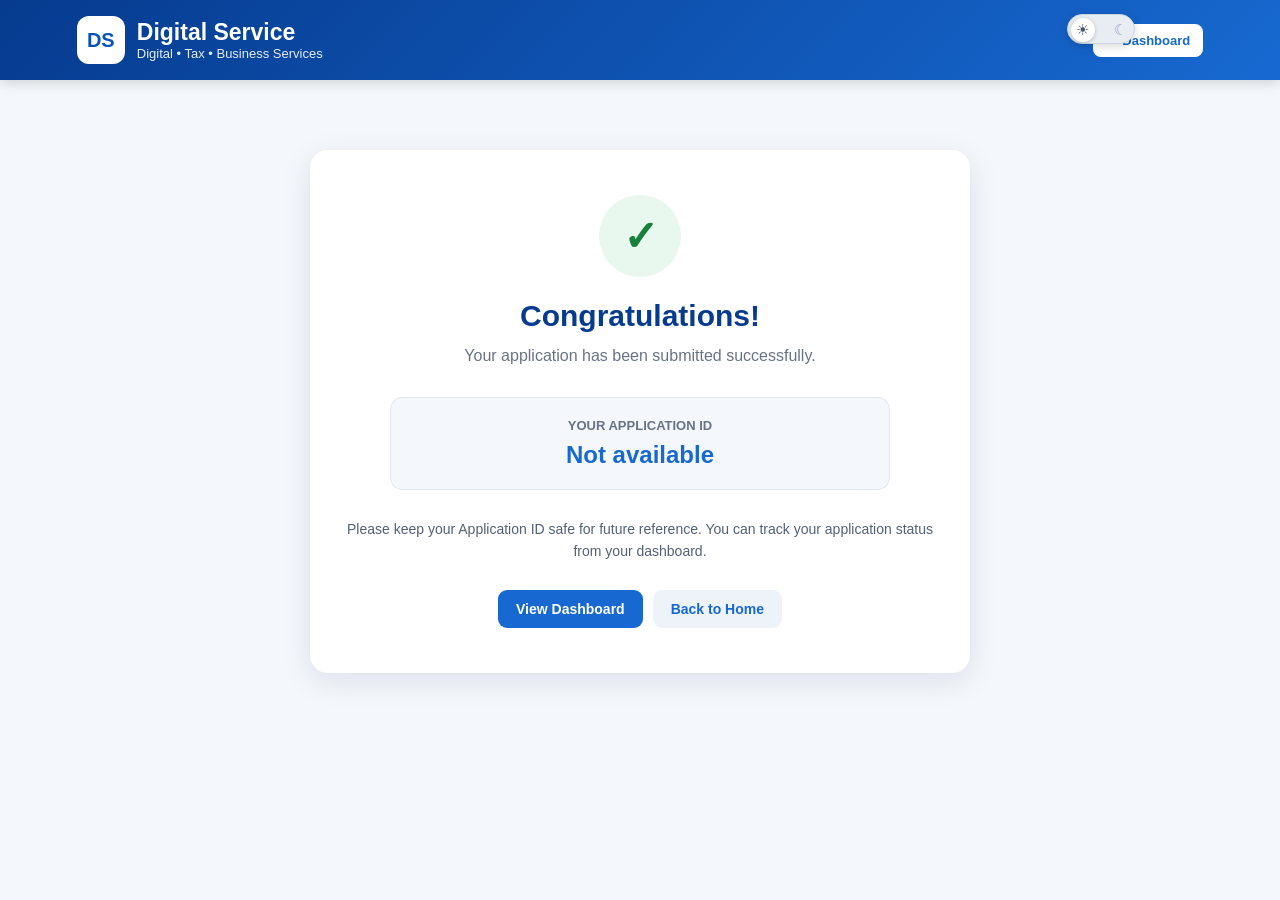
<file: application-success.html>
<!DOCTYPE html>
<html lang="en">
<head>
<meta charset="UTF-8">
<meta name="viewport" content="width=device-width,initial-scale=1.0">
<title>Application Submitted | Digital Service</title>
<style>
*{box-sizing:border-box;margin:0;padding:0}
body{
    font-family:Arial,Helvetica,sans-serif;
    background:#f4f7fb;
    color:#172033;
}
.header{
    background:linear-gradient(135deg,#063b8f,#1769d1);
    color:#fff;
    padding:16px 6%;
    display:flex;
    align-items:center;
    justify-content:space-between;
    box-shadow:0 3px 12px rgba(0,0,0,.15);
}
.brand{display:flex;align-items:center;gap:12px}
.logo{
    width:48px;height:48px;background:#fff;color:#0755b8;
    border-radius:12px;display:flex;align-items:center;
    justify-content:center;font-weight:bold;font-size:20px;
}
.brand h1{font-size:23px}
.brand p{font-size:13px;opacity:.9}
.header-btn{
    color:#1769d1;background:#fff;text-decoration:none;
    padding:9px 13px;border-radius:8px;font-weight:700;font-size:13px;
}
.container{
    max-width:700px;margin:70px auto;padding:0 20px;
}
.card{
    background:#fff;border-radius:18px;padding:45px 30px;
    box-shadow:0 8px 30px rgba(20,40,80,.1);
    text-align:center;
}
.success-icon{
    width:82px;height:82px;margin:0 auto 22px;
    border-radius:50%;background:#e9f8ef;color:#16803c;
    display:flex;align-items:center;justify-content:center;
    font-size:42px;font-weight:bold;
}
h2{color:#063b8f;font-size:30px;margin-bottom:10px}
.subtitle{color:#687386;font-size:16px;line-height:1.6}
.application-box{
    margin:28px auto;padding:20px;
    background:#f4f7fb;border:1px solid #e1e7ef;
    border-radius:12px;max-width:500px;
}
.application-label{
    color:#687386;font-size:13px;font-weight:700;
    margin-bottom:8px;
}
.application-id{
    color:#1769d1;font-size:24px;font-weight:800;
    word-break:break-word;
}
.message{
    color:#536174;font-size:14px;line-height:1.6;
    margin:20px 0 28px;
}
.actions{
    display:flex;justify-content:center;gap:10px;flex-wrap:wrap;
}
.btn{
    display:inline-block;text-decoration:none;
    padding:11px 18px;border-radius:9px;
    font-weight:700;font-size:14px;
}
.primary{background:#1769d1;color:#fff}
.secondary{background:#eef3f9;color:#1769d1}
@media(max-width:600px){
    .header{padding:14px 18px}
    .brand h1{font-size:19px}
    .brand p{font-size:11px}
    .header-btn{padding:8px 10px;font-size:12px}
    .container{margin:40px auto}
    .card{padding:35px 20px}
    h2{font-size:25px}
}
</style>
<link rel="stylesheet" href="theme.css">
<script src="theme.js"></script>
</head>

<body>

<header class="header">

    <div class="brand">
        <div class="logo">DS</div>
        <div>
            <h1>Digital Service</h1>
            <p>Digital • Tax • Business Services</p>
        </div>
    </div>

    <a href="customer-dashboard.html" class="header-btn">
        ← Dashboard
    </a>

</header>

<main class="container">

    <div class="card">

        <div class="success-icon">✓</div>

        <h2>Congratulations!</h2>

        <p class="subtitle">
            Your application has been submitted successfully.
        </p>

        <div class="application-box">

            <div class="application-label">
                YOUR APPLICATION ID
            </div>

            <div class="application-id" id="applicationId">
                Loading...
            </div>

        </div>

        <p class="message">
            Please keep your Application ID safe for future reference.
            You can track your application status from your dashboard.
        </p>

        <div class="actions">

            <a
                href="customer-dashboard.html"
                class="btn primary">
                View Dashboard
            </a>

            <a
                href="index.html"
                class="btn secondary">
                Back to Home
            </a>

        </div>

    </div>

</main>

<script>
const params = new URLSearchParams(window.location.search);
const applicationId = params.get("applicationId");

document.getElementById("applicationId").textContent =
    applicationId || "Not available";
</script>

</body>
</html>
</file>
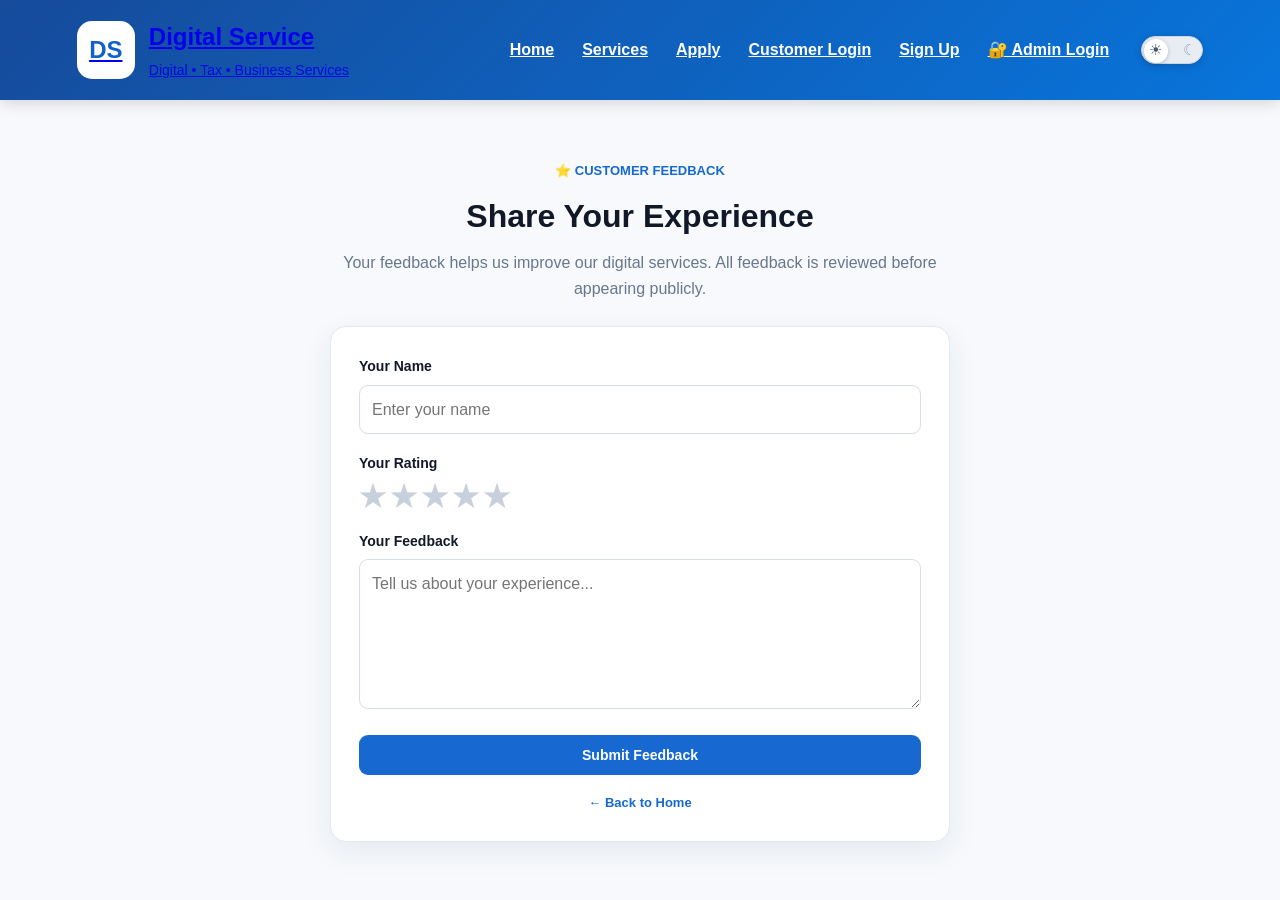
<file: feedback.html>
<!DOCTYPE html>
<html lang="en">
<head>
    <meta charset="UTF-8">
    <meta name="viewport" content="width=device-width, initial-scale=1.0">
    <title>Give Feedback - Digital Services</title>

    <link rel="stylesheet" href="theme.css">
    <link rel="stylesheet" href="style.css">

    <style>
        .navbar {
            width: 100%;
            background: linear-gradient(135deg, #164b9b, #0875dc);
            color: white;
            padding: 18px 6%;
            display: flex;
            align-items: center;
            justify-content: space-between;
            gap: 30px;
            position: sticky;
            top: 0;
            z-index: 999;
            box-shadow: 0 3px 15px rgba(0,0,0,0.15);
        }

        .brand {
            display: flex;
            align-items: center;
            gap: 14px;
            flex-shrink: 0;
        }

        .brand-logo {
            width: 58px;
            height: 58px;
            background: white;
            color: #1260c9;
            border-radius: 15px;
            display: flex;
            align-items: center;
            justify-content: center;
            font-size: 24px;
            font-weight: 800;
        }

        .brand-text h1 {
            font-size: 24px;
            margin-bottom: 3px;
        }

        .brand-text p {
            font-size: 14px;
            opacity: 0.9;
        }

        .nav-links {
            display: flex;
            align-items: center;
            justify-content: flex-end;
            gap: 28px;
            font-weight: 600;
        }

        .nav-links a {
            color: white;
            transition: 0.2s;
            white-space: nowrap;
        }

        .nav-links a:hover {
            opacity: 0.75;
        }

        .theme-toggle {
            border: 1px solid rgba(255,255,255,0.55);
            background: rgba(255,255,255,0.12);
            color: white;
            width: 42px;
            height: 42px;
            border-radius: 50%;
            font-size: 19px;
            cursor: pointer;
            display: inline-flex;
            align-items: center;
            justify-content: center;
            transition: 0.2s ease;
        }

html[data-theme="dark"] body {
    background: #121212 !important;
    color: #f1f1f1 !important;
}

html[data-theme="dark"] .service-card,
html[data-theme="dark"] .feature-card,
html[data-theme="dark"] .ad-card,
html[data-theme="dark"] .testimonial-card {
    background: #1e1e1e !important;
    color: #f1f1f1 !important;
    border-color: #333 !important;
}

html[data-theme="dark"] input,
html[data-theme="dark"] textarea,
html[data-theme="dark"] select {
    background: #1e1e1e !important;
    color: #f1f1f1 !important;
    border-color: #444 !important;
}

html[data-theme="dark"] a {
    color: #8ab4f8;
}

        .theme-toggle:hover {
            background: rgba(255,255,255,0.22);
            transform: scale(1.05);
        }



        @media (max-width: 900px) {
            .navbar {
                padding: 14px 4%;
                gap: 16px;
            }

            .nav-links {
                gap: 14px;
                flex-wrap: wrap;
            }

            .brand-text h1 {
                font-size: 20px;
            }

            .brand-text p {
                font-size: 12px;
            }

            .brand-logo {
                width: 48px;
                height: 48px;
                font-size: 20px;
            }
        }

        @media (max-width: 600px) {
            .navbar {
                position: relative;
                align-items: flex-start;
            }

            .nav-links {
                justify-content: flex-end;
                gap: 10px;
                font-size: 12px;
            }

            .theme-toggle {
                width: 36px;
                height: 36px;
                font-size: 16px;
            }
        }

        body {
            min-height: 100vh;
            display: flex;
            flex-direction: column;
        }

        .feedback-page {
            flex: 1;
            display: flex;
            align-items: center;
            justify-content: center;
            padding: 50px 20px;
            background: #f7f9fc;
        }

        .feedback-container {
            width: 100%;
            max-width: 620px;
        }

        .feedback-header {
            text-align: center;
            margin-bottom: 25px;
        }

        .feedback-header span {
            color: #1769d1;
            font-size: 13px;
            font-weight: 700;
        }

        .feedback-header h1 {
            margin: 8px 0;
            font-size: 32px;
        }

        .feedback-header p {
            margin: 0;
            color: #68778d;
            line-height: 1.6;
        }

        .feedback-form-card {
            background: #ffffff;
            border: 1px solid #e3e9f1;
            border-radius: 16px;
            padding: 28px;
            box-shadow: 0 10px 30px rgba(25, 55, 95, 0.08);
        }

        .feedback-form-group {
            margin-bottom: 18px;
        }

        .feedback-form-group label {
            display: block;
            margin-bottom: 7px;
            font-size: 14px;
            font-weight: 600;
        }

        .feedback-form-group input,
        .feedback-form-group textarea {
            width: 100%;
            box-sizing: border-box;
            border: 1px solid #d6dee9;
            border-radius: 9px;
            padding: 11px 12px;
            font: inherit;
            background: #ffffff;
            color: #172033;
            outline: none;
        }

        .feedback-form-group input:focus,
        .feedback-form-group textarea:focus {
            border-color: #1769d1;
            box-shadow: 0 0 0 3px rgba(23, 105, 209, 0.1);
        }

        .feedback-form-group textarea {
            min-height: 150px;
            resize: vertical;
        }

        .rating-input {
            display: flex;
            flex-direction: row-reverse;
            justify-content: flex-end;
            gap: 4px;
        }

        .rating-input input {
            position: absolute;
            opacity: 0;
            pointer-events: none;
        }

        .rating-input label {
            margin: 0;
            cursor: pointer;
            font-size: 30px;
            line-height: 1;
            color: #c7d0dc;
            transition: color 0.15s ease;
        }

        .rating-input label:hover,
        .rating-input label:hover ~ label,
        .rating-input input:checked ~ label {
            color: #f5b301;
        }

        .feedback-submit {
            width: 100%;
            border: 0;
            border-radius: 9px;
            padding: 12px 16px;
            background: #1769d1;
            color: #ffffff;
            font-size: 14px;
            font-weight: 700;
            cursor: pointer;
        }

        .feedback-submit:disabled {
            opacity: 0.65;
            cursor: not-allowed;
        }

        .feedback-message {
            margin-top: 14px;
            text-align: center;
            font-size: 13px;
            line-height: 1.5;
        }

        .feedback-message.success {
            color: #16804b;
        }

        .feedback-message.error {
            color: #c0392b;
        }

        .feedback-back {
            display: block;
            margin-top: 18px;
            text-align: center;
            color: #1769d1;
            text-decoration: none;
            font-size: 13px;
            font-weight: 600;
        }

        html[data-theme="dark"] .feedback-page {
            background: #0b1220;
        }

        html[data-theme="dark"] .feedback-form-card {
            background: #111b2e;
            border-color: #24334a;
            box-shadow: none;
        }

        html[data-theme="dark"] .feedback-header p {
            color: #9aabc1;
        }

        html[data-theme="dark"] .feedback-form-group input,
        html[data-theme="dark"] .feedback-form-group textarea {
            background: #0d1728;
            border-color: #2b3c55;
            color: #eef4fb;
        }

        @media (max-width: 600px) {
            .feedback-page {
                padding: 35px 16px;
            }

            .feedback-form-card {
                padding: 21px;
            }

            .feedback-header h1 {
                font-size: 27px;
            }
        }
    </style>
</head>

<body>

<header class="navbar">

    <a href="index.html" class="brand">

        <div class="brand-logo">
            DS
        </div>

        <div class="brand-text">
            <h1>Digital Service</h1>
            <p>Digital • Tax • Business Services</p>
        </div>

    </a>

    <nav class="nav-links">

        <a href="index.html">Home</a>

        <a href="index.html#services">Services</a>

        <a href="login.html?returnTo=apply.html">Apply</a>

        <a href="login.html">Customer Login</a>

        <a href="signup.html">Sign Up</a>

        <a href="admin-login.html">🔐 Admin Login</a>


    </nav>

</header>

<main class="feedback-page">
    <div class="feedback-container">

        <div class="feedback-header">
            <span>⭐ CUSTOMER FEEDBACK</span>
            <h1>Share Your Experience</h1>
            <p>
                Your feedback helps us improve our digital services.
                All feedback is reviewed before appearing publicly.
            </p>
        </div>

        <div class="feedback-form-card">

            <form id="customerFeedbackForm">

                <div class="feedback-form-group">
                    <label for="feedbackName">Your Name</label>
                    <input
                        type="text"
                        id="feedbackName"
                        maxlength="80"
                        required
                        autocomplete="name"
                        placeholder="Enter your name"
                    >
                </div>

                <div class="feedback-form-group">
                    <label>Your Rating</label>

                    <div class="rating-input" aria-label="Choose a rating">
                        <input type="radio" id="rating5" name="rating" value="5" required>
                        <label for="rating5" title="5 stars">★</label>

                        <input type="radio" id="rating4" name="rating" value="4">
                        <label for="rating4" title="4 stars">★</label>

                        <input type="radio" id="rating3" name="rating" value="3">
                        <label for="rating3" title="3 stars">★</label>

                        <input type="radio" id="rating2" name="rating" value="2">
                        <label for="rating2" title="2 stars">★</label>

                        <input type="radio" id="rating1" name="rating" value="1">
                        <label for="rating1" title="1 star">★</label>
                    </div>
                </div>

                <div class="feedback-form-group">
                    <label for="feedbackText">Your Feedback</label>
                    <textarea
                        id="feedbackText"
                        maxlength="1000"
                        minlength="10"
                        required
                        placeholder="Tell us about your experience..."
                    ></textarea>
                </div>

                <button class="feedback-submit" type="submit">
                    Submit Feedback
                </button>

                <div
                    id="feedbackMessage"
                    class="feedback-message"
                    role="status"
                    aria-live="polite"
                ></div>

            </form>

            <a href="index.html" class="feedback-back">
                ← Back to Home
            </a>

        </div>
    </div>
</main>

<script src="theme.js"></script>

<script>
(function () {
    const SUPABASE_URL =
        "https://nlzrdjvlkdqungmhnsrl.supabase.co";

    const SUPABASE_PUBLISHABLE_KEY =
        "sb_publishable_ZJldk78Tl0wQW0r2k4Sakw_lYTXIET6";

    const feedbackForm =
        document.getElementById("customerFeedbackForm");

    const feedbackMessage =
        document.getElementById("feedbackMessage");

    feedbackForm.addEventListener("submit", async function (event) {
        event.preventDefault();

        const submitButton =
            feedbackForm.querySelector("button[type='submit']");

        const name =
            document.getElementById("feedbackName").value.trim();

        const ratingInput =
            document.querySelector("input[name='rating']:checked");

        const feedback =
            document.getElementById("feedbackText").value.trim();

        if (!name || !ratingInput || feedback.length < 10) {
            feedbackMessage.className =
                "feedback-message error";

            feedbackMessage.textContent =
                "Please complete your name, rating and feedback.";

            return;
        }

        submitButton.disabled = true;
        submitButton.textContent = "Submitting...";

        try {
            const response = await fetch(
                SUPABASE_URL + "/rest/v1/customer_feedback",
                {
                    method: "POST",
                    headers: {
                        "Content-Type": "application/json",
                        "apikey": SUPABASE_PUBLISHABLE_KEY,
                        "Prefer": "return=minimal"
                    },
                    body: JSON.stringify({
                        customer_name: name,
                        rating: Number(ratingInput.value),
                        feedback: feedback,
                        status: "pending"
                    })
                }
            );

            if (!response.ok) {
                throw new Error("Feedback submission failed.");
            }

            feedbackForm.reset();

            feedbackMessage.className =
                "feedback-message success";

            feedbackMessage.textContent =
                "Thank you! Your feedback has been submitted and is awaiting admin approval.";

        } catch (error) {
            feedbackMessage.className =
                "feedback-message error";

            feedbackMessage.textContent =
                "Unable to submit feedback right now. Please try again.";
        } finally {
            submitButton.disabled = false;
            submitButton.textContent = "Submit Feedback";
        }
    });
})();
</script>

</body>
</html>
</file>
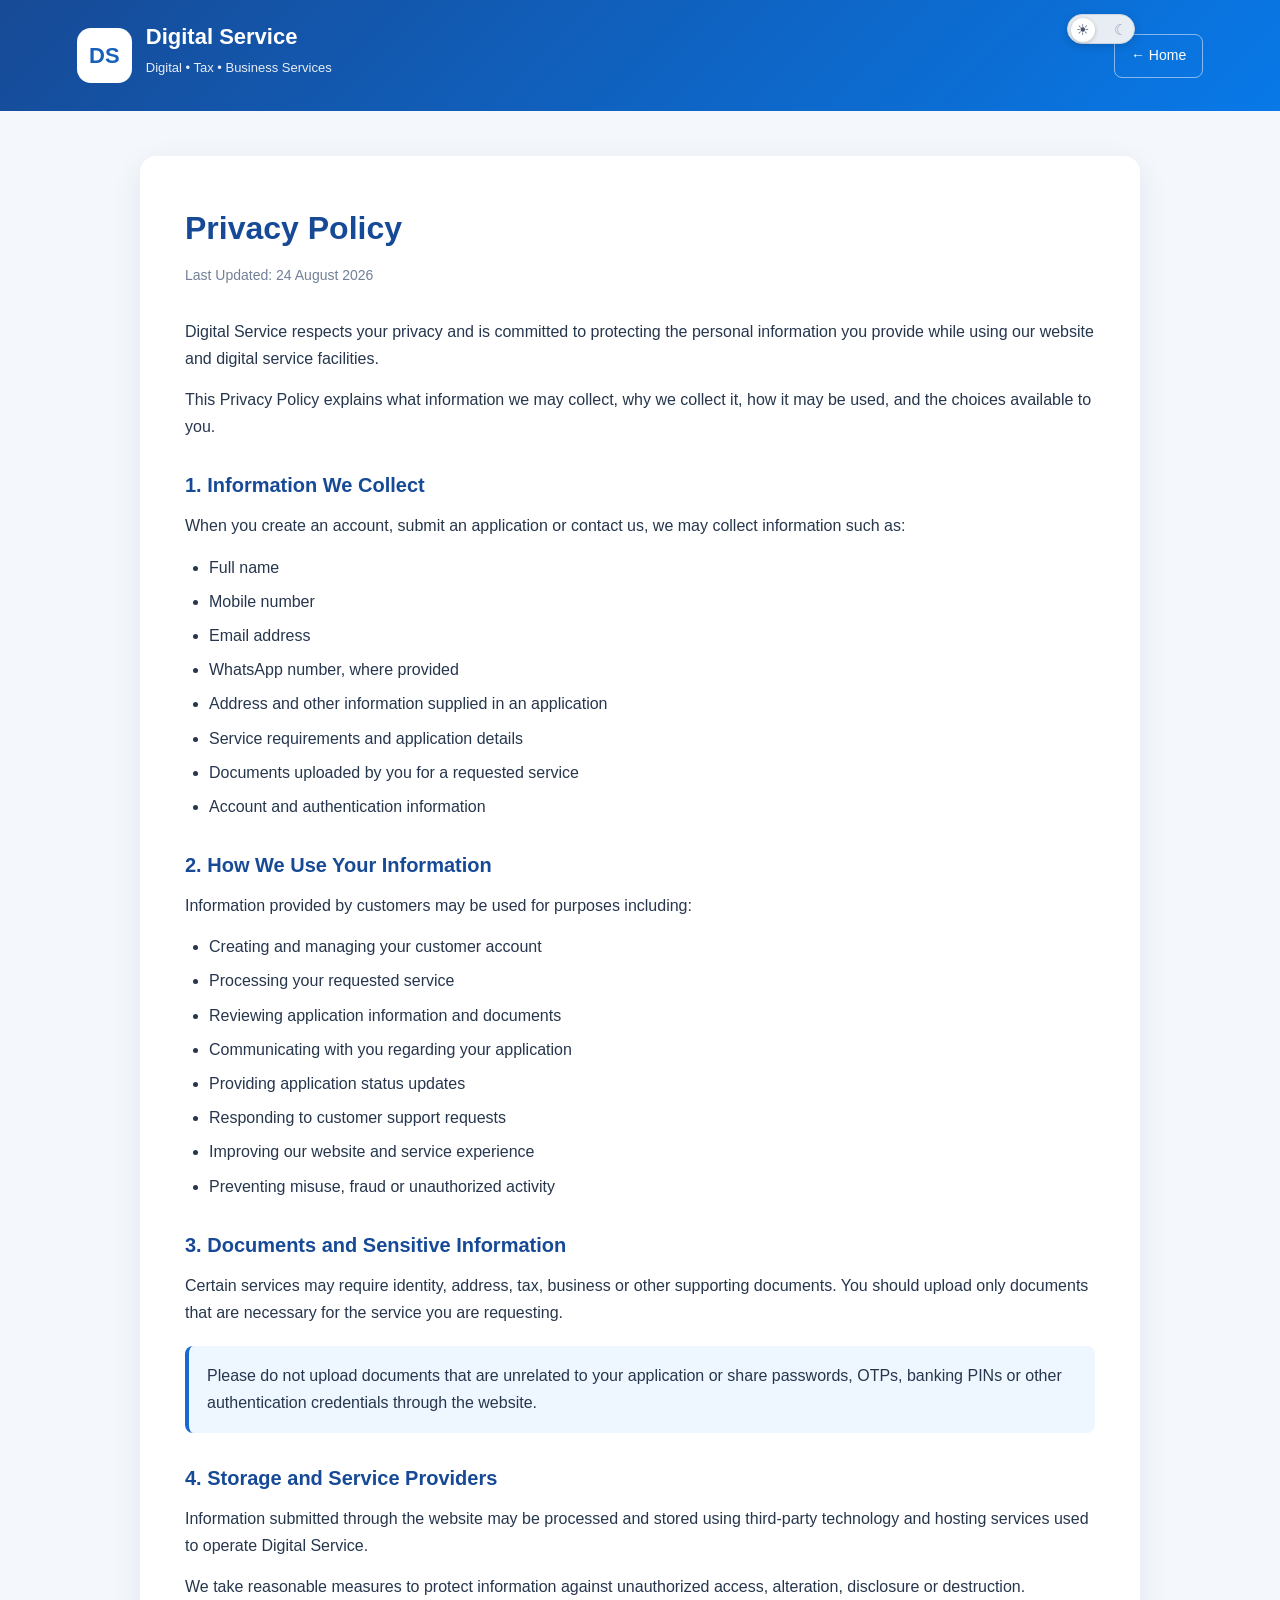
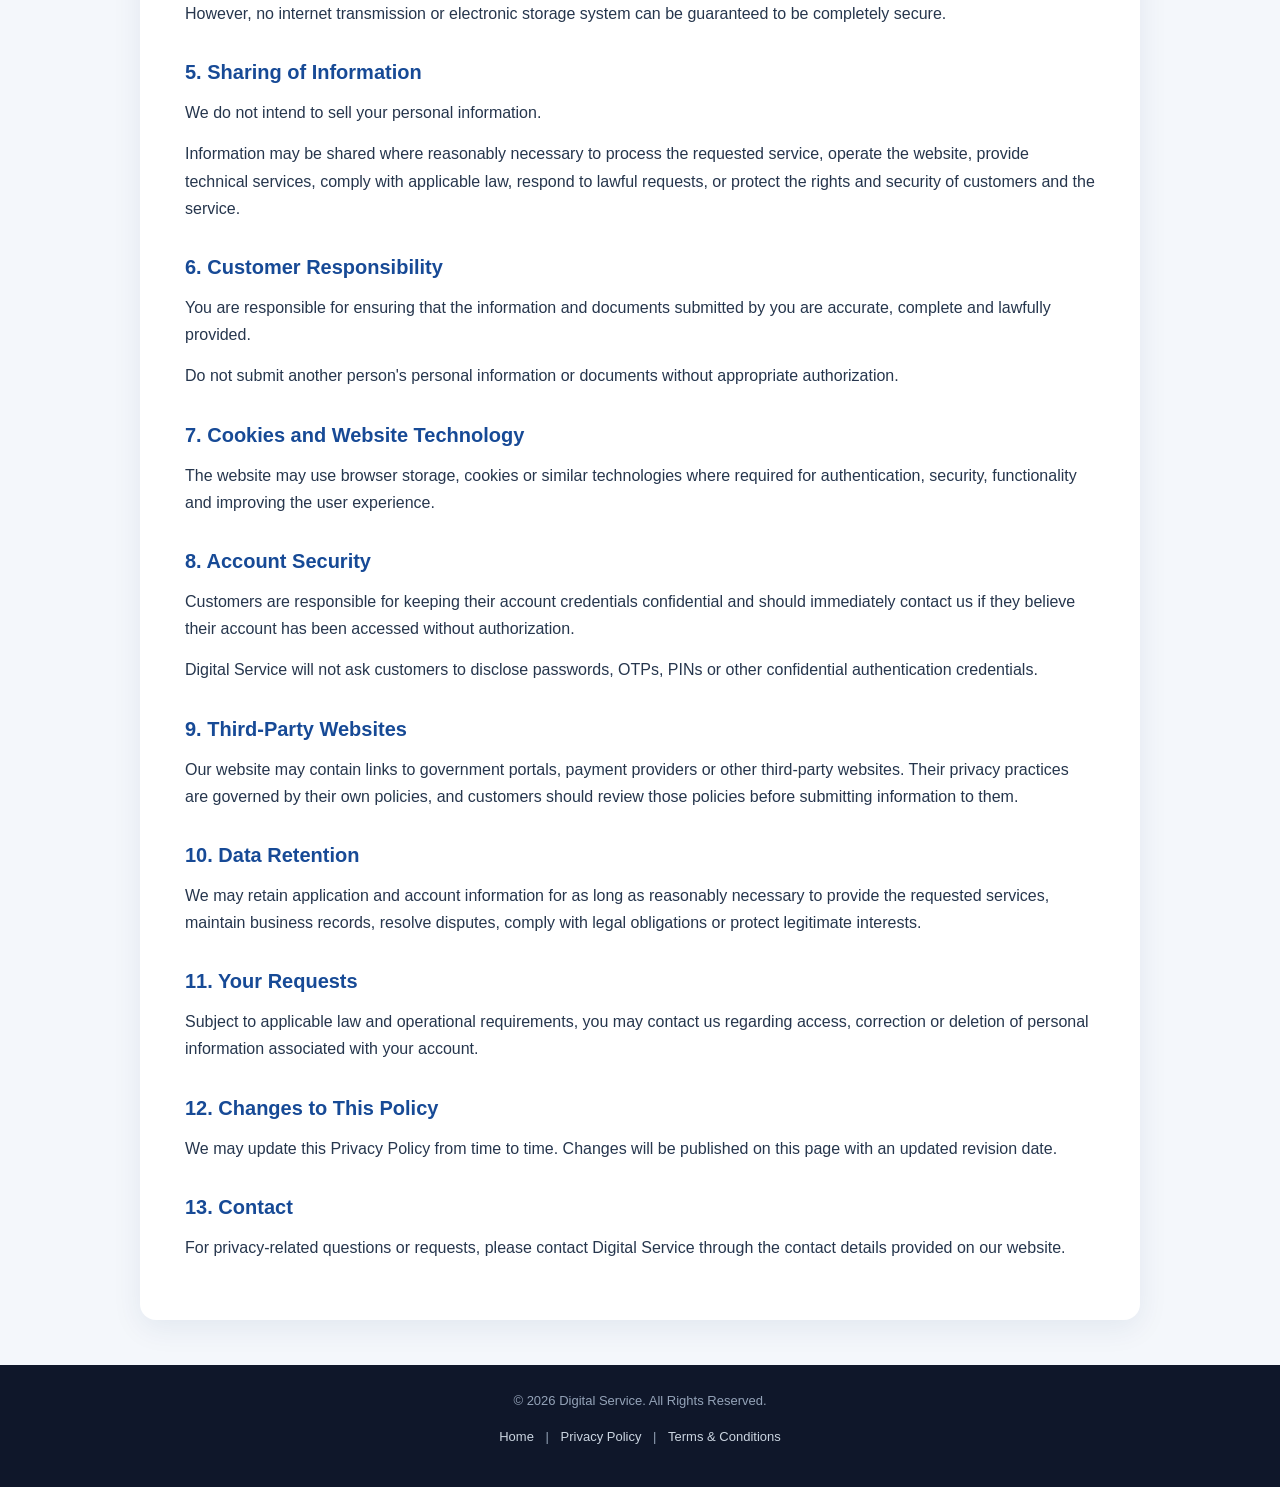
<file: privacy-policy.html>
<!DOCTYPE html>
<html lang="en">
<head>
    <meta charset="UTF-8">
    <meta name="viewport" content="width=device-width, initial-scale=1.0">

    <title>Privacy Policy | Digital Service</title>

    <meta name="description"
          content="Privacy Policy of Digital Service covering customer information, applications, documents and website usage.">

    <style>
        * {
            box-sizing: border-box;
            margin: 0;
            padding: 0;
        }

        html {
            scroll-behavior: smooth;
        }

        body {
            font-family: Arial, Helvetica, sans-serif;
            background: #f4f7fb;
            color: #26364d;
            line-height: 1.7;
        }

        .header {
            background: linear-gradient(135deg, #174a96, #0879e8);
            color: white;
            padding: 18px 6%;
            display: flex;
            align-items: center;
            justify-content: space-between;
            gap: 20px;
        }

        .brand {
            display: flex;
            align-items: center;
            gap: 14px;
            text-decoration: none;
            color: white;
        }

        .brand-logo {
            width: 55px;
            height: 55px;
            background: white;
            color: #1760b9;
            border-radius: 14px;
            display: flex;
            align-items: center;
            justify-content: center;
            font-weight: 800;
            font-size: 22px;
        }

        .brand-text h1 {
            font-size: 22px;
            margin-bottom: 2px;
        }

        .brand-text p {
            font-size: 13px;
            opacity: 0.9;
        }

        .home-btn {
            color: white;
            text-decoration: none;
            border: 1px solid rgba(255,255,255,0.5);
            padding: 9px 16px;
            border-radius: 8px;
            font-size: 14px;
        }

        .home-btn:hover {
            background: rgba(255,255,255,0.12);
        }

        .container {
            width: min(1000px, 92%);
            margin: 45px auto;
        }

        .card {
            background: white;
            padding: 45px;
            border-radius: 16px;
            box-shadow: 0 8px 30px rgba(0,50,100,0.08);
        }

        h2 {
            color: #174a96;
            font-size: 32px;
            margin-bottom: 8px;
        }

        .updated {
            color: #718096;
            font-size: 14px;
            margin-bottom: 30px;
        }

        h3 {
            color: #174a96;
            font-size: 20px;
            margin: 28px 0 10px;
        }

        p {
            margin-bottom: 14px;
        }

        ul {
            margin: 10px 0 18px 24px;
        }

        li {
            margin-bottom: 7px;
        }

        .notice {
            background: #eef6ff;
            border-left: 4px solid #1769d1;
            padding: 16px 18px;
            border-radius: 8px;
            margin: 20px 0;
        }

        .footer {
            background: #0f172a;
            color: #94a3b8;
            text-align: center;
            padding: 25px 20px;
            font-size: 13px;
        }

        .footer a {
            color: #cbd5e1;
            text-decoration: none;
            margin: 0 8px;
        }

        .footer a:hover {
            color: white;
        }

        @media (max-width: 600px) {
            .header {
                padding: 15px 20px;
            }

            .brand-text h1 {
                font-size: 18px;
            }

            .brand-text p {
                font-size: 11px;
            }

            .container {
                width: 94%;
                margin: 25px auto;
            }

            .card {
                padding: 25px 20px;
            }

            h2 {
                font-size: 27px;
            }

            h3 {
                font-size: 18px;
            }
        }
    </style>
<link rel="stylesheet" href="theme.css">
<script src="theme.js"></script>
</head>

<body>

<header class="header">

    <a href="index.html" class="brand">
        <div class="brand-logo">DS</div>

        <div class="brand-text">
            <h1>Digital Service</h1>
            <p>Digital • Tax • Business Services</p>
        </div>
    </a>

    <a href="index.html" class="home-btn">← Home</a>

</header>


<main class="container">

    <article class="card">

        <h2>Privacy Policy</h2>

        <p class="updated">
            Last Updated: 24 August 2026
        </p>

        <p>
            Digital Service respects your privacy and is committed to
            protecting the personal information you provide while using
            our website and digital service facilities.
        </p>

        <p>
            This Privacy Policy explains what information we may collect,
            why we collect it, how it may be used, and the choices
            available to you.
        </p>


        <h3>1. Information We Collect</h3>

        <p>
            When you create an account, submit an application or contact
            us, we may collect information such as:
        </p>

        <ul>
            <li>Full name</li>
            <li>Mobile number</li>
            <li>Email address</li>
            <li>WhatsApp number, where provided</li>
            <li>Address and other information supplied in an application</li>
            <li>Service requirements and application details</li>
            <li>Documents uploaded by you for a requested service</li>
            <li>Account and authentication information</li>
        </ul>


        <h3>2. How We Use Your Information</h3>

        <p>
            Information provided by customers may be used for purposes
            including:
        </p>

        <ul>
            <li>Creating and managing your customer account</li>
            <li>Processing your requested service</li>
            <li>Reviewing application information and documents</li>
            <li>Communicating with you regarding your application</li>
            <li>Providing application status updates</li>
            <li>Responding to customer support requests</li>
            <li>Improving our website and service experience</li>
            <li>Preventing misuse, fraud or unauthorized activity</li>
        </ul>


        <h3>3. Documents and Sensitive Information</h3>

        <p>
            Certain services may require identity, address, tax,
            business or other supporting documents. You should upload
            only documents that are necessary for the service you are
            requesting.
        </p>

        <div class="notice">
            Please do not upload documents that are unrelated to your
            application or share passwords, OTPs, banking PINs or other
            authentication credentials through the website.
        </div>


        <h3>4. Storage and Service Providers</h3>

        <p>
            Information submitted through the website may be processed
            and stored using third-party technology and hosting services
            used to operate Digital Service.
        </p>

        <p>
            We take reasonable measures to protect information against
            unauthorized access, alteration, disclosure or destruction.
            However, no internet transmission or electronic storage system
            can be guaranteed to be completely secure.
        </p>


        <h3>5. Sharing of Information</h3>

        <p>
            We do not intend to sell your personal information.
        </p>

        <p>
            Information may be shared where reasonably necessary to
            process the requested service, operate the website, provide
            technical services, comply with applicable law, respond to
            lawful requests, or protect the rights and security of
            customers and the service.
        </p>


        <h3>6. Customer Responsibility</h3>

        <p>
            You are responsible for ensuring that the information and
            documents submitted by you are accurate, complete and
            lawfully provided.
        </p>

        <p>
            Do not submit another person's personal information or
            documents without appropriate authorization.
        </p>


        <h3>7. Cookies and Website Technology</h3>

        <p>
            The website may use browser storage, cookies or similar
            technologies where required for authentication, security,
            functionality and improving the user experience.
        </p>


        <h3>8. Account Security</h3>

        <p>
            Customers are responsible for keeping their account
            credentials confidential and should immediately contact us
            if they believe their account has been accessed without
            authorization.
        </p>

        <p>
            Digital Service will not ask customers to disclose passwords,
            OTPs, PINs or other confidential authentication credentials.
        </p>


        <h3>9. Third-Party Websites</h3>

        <p>
            Our website may contain links to government portals,
            payment providers or other third-party websites. Their
            privacy practices are governed by their own policies, and
            customers should review those policies before submitting
            information to them.
        </p>


        <h3>10. Data Retention</h3>

        <p>
            We may retain application and account information for as
            long as reasonably necessary to provide the requested
            services, maintain business records, resolve disputes,
            comply with legal obligations or protect legitimate
            interests.
        </p>


        <h3>11. Your Requests</h3>

        <p>
            Subject to applicable law and operational requirements, you
            may contact us regarding access, correction or deletion of
            personal information associated with your account.
        </p>


        <h3>12. Changes to This Policy</h3>

        <p>
            We may update this Privacy Policy from time to time.
            Changes will be published on this page with an updated
            revision date.
        </p>


        <h3>13. Contact</h3>

        <p>
            For privacy-related questions or requests, please contact
            Digital Service through the contact details provided on our
            website.
        </p>

    </article>

</main>


<footer class="footer">

    <p>
        © 2026 Digital Service. All Rights Reserved.
    </p>

    <p>
        <a href="index.html">Home</a>
        |
        <a href="privacy-policy.html">Privacy Policy</a>
        |
        <a href="terms.html">Terms &amp; Conditions</a>
    </p>

</footer>

</body>
</html>
</file>
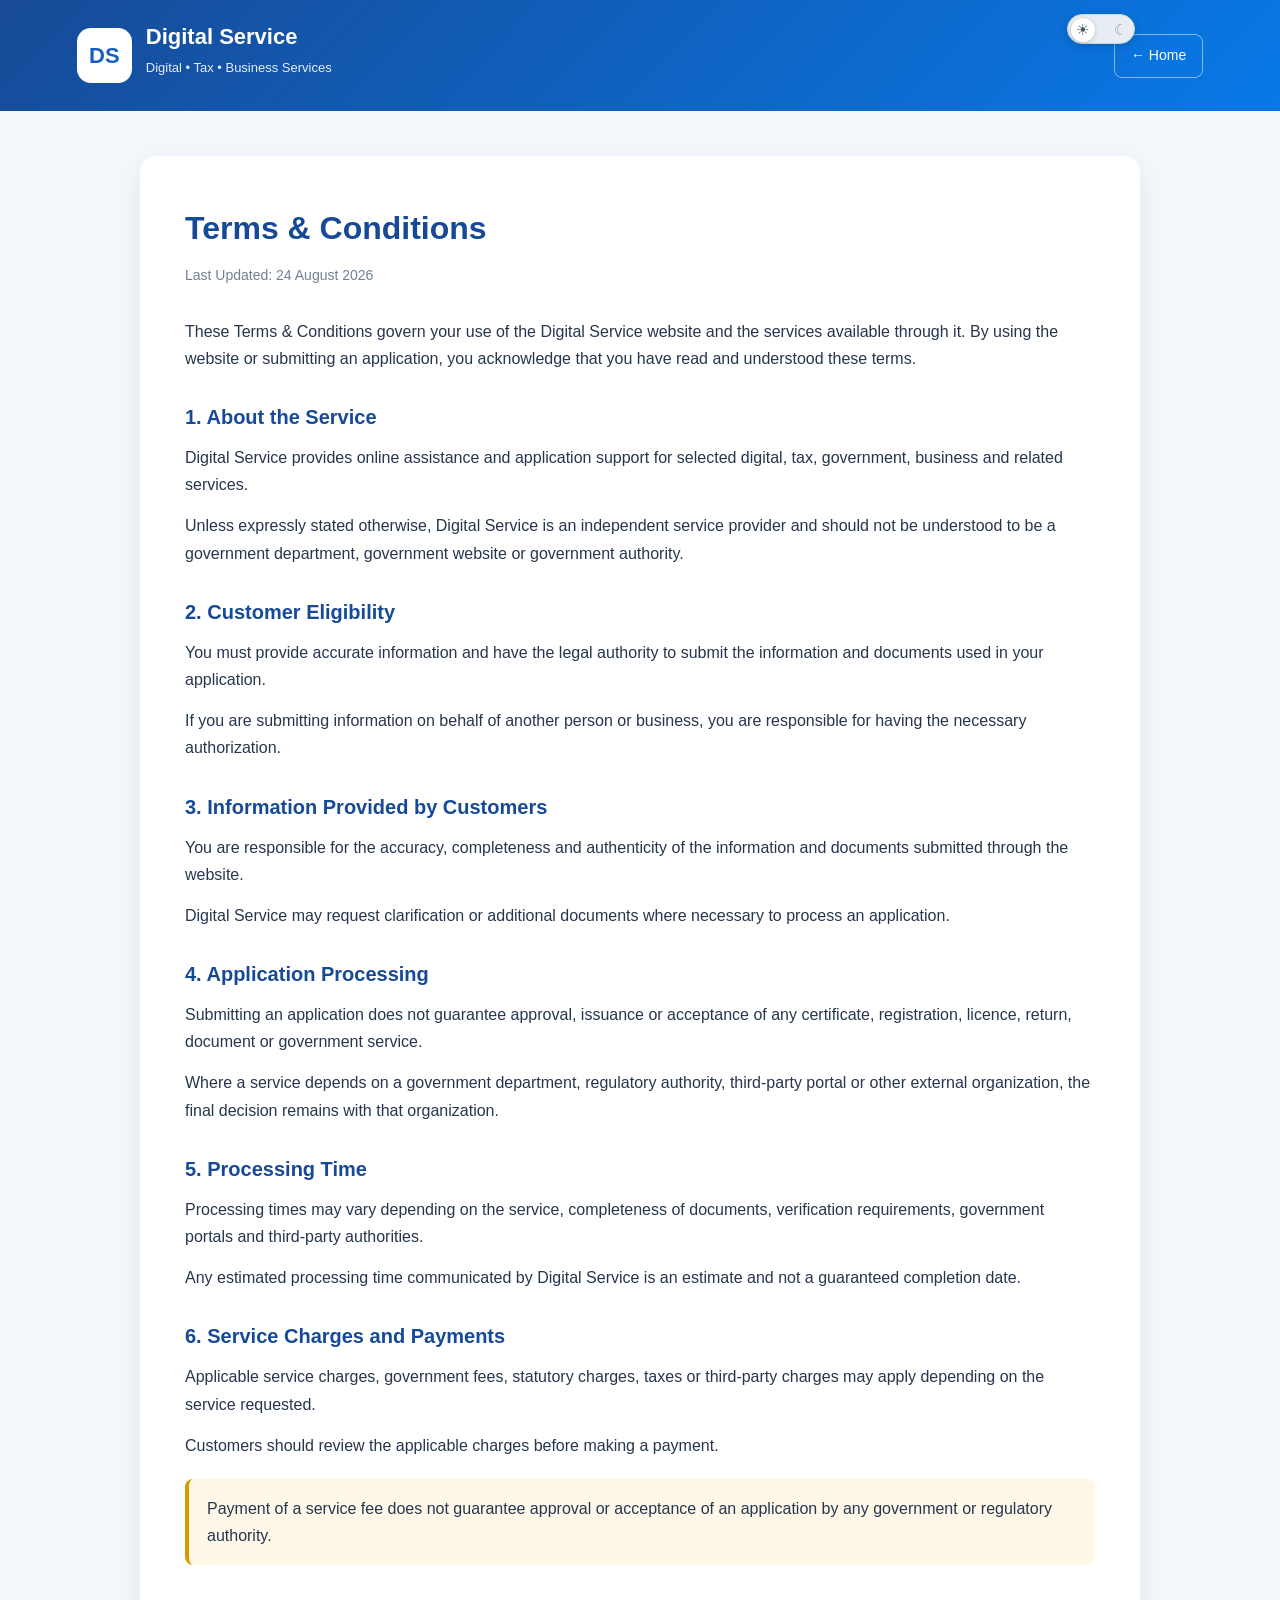
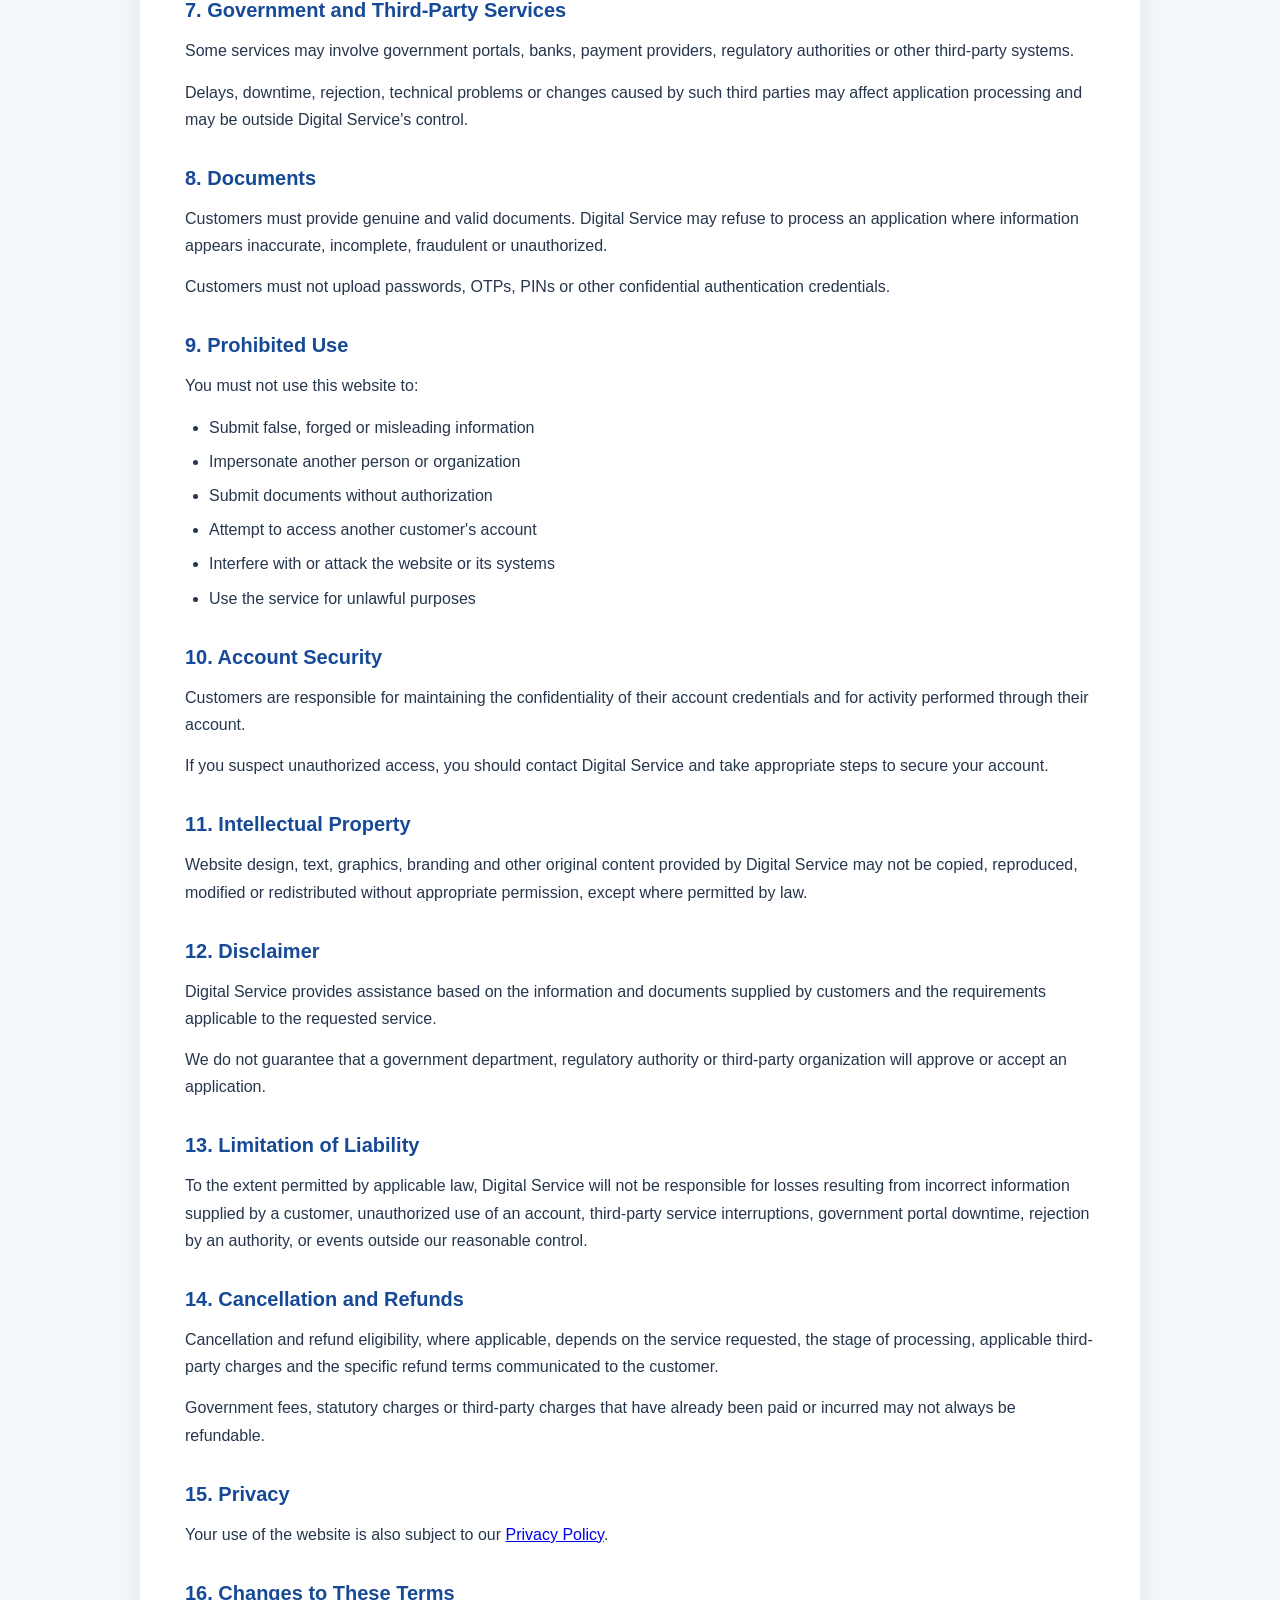
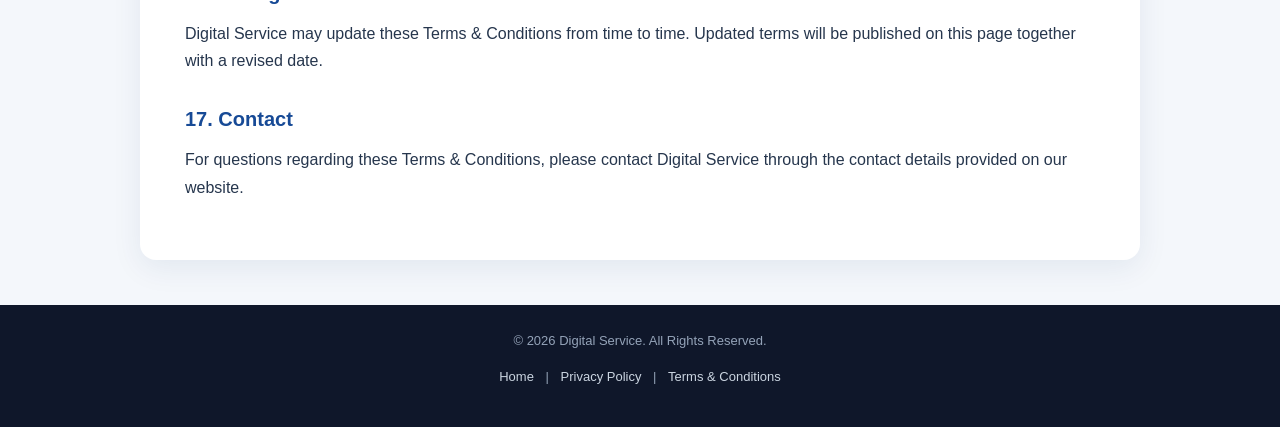
<file: terms.html>
<!DOCTYPE html>
<html lang="en">
<head>
    <meta charset="UTF-8">
    <meta name="viewport" content="width=device-width, initial-scale=1.0">

    <title>Terms & Conditions | Digital Service</title>

    <meta name="description"
          content="Terms and Conditions for using Digital Service and submitting online service applications.">

    <style>
        * {
            box-sizing: border-box;
            margin: 0;
            padding: 0;
        }

        html {
            scroll-behavior: smooth;
        }

        body {
            font-family: Arial, Helvetica, sans-serif;
            background: #f4f7fb;
            color: #26364d;
            line-height: 1.7;
        }

        .header {
            background: linear-gradient(135deg, #174a96, #0879e8);
            color: white;
            padding: 18px 6%;
            display: flex;
            align-items: center;
            justify-content: space-between;
            gap: 20px;
        }

        .brand {
            display: flex;
            align-items: center;
            gap: 14px;
            text-decoration: none;
            color: white;
        }

        .brand-logo {
            width: 55px;
            height: 55px;
            background: white;
            color: #1760b9;
            border-radius: 14px;
            display: flex;
            align-items: center;
            justify-content: center;
            font-weight: 800;
            font-size: 22px;
        }

        .brand-text h1 {
            font-size: 22px;
            margin-bottom: 2px;
        }

        .brand-text p {
            font-size: 13px;
            opacity: 0.9;
        }

        .home-btn {
            color: white;
            text-decoration: none;
            border: 1px solid rgba(255,255,255,0.5);
            padding: 9px 16px;
            border-radius: 8px;
            font-size: 14px;
        }

        .home-btn:hover {
            background: rgba(255,255,255,0.12);
        }

        .container {
            width: min(1000px, 92%);
            margin: 45px auto;
        }

        .card {
            background: white;
            padding: 45px;
            border-radius: 16px;
            box-shadow: 0 8px 30px rgba(0,50,100,0.08);
        }

        h2 {
            color: #174a96;
            font-size: 32px;
            margin-bottom: 8px;
        }

        .updated {
            color: #718096;
            font-size: 14px;
            margin-bottom: 30px;
        }

        h3 {
            color: #174a96;
            font-size: 20px;
            margin: 28px 0 10px;
        }

        p {
            margin-bottom: 14px;
        }

        ul {
            margin: 10px 0 18px 24px;
        }

        li {
            margin-bottom: 7px;
        }

        .notice {
            background: #fff8e8;
            border-left: 4px solid #d99a00;
            padding: 16px 18px;
            border-radius: 8px;
            margin: 20px 0;
        }

        .footer {
            background: #0f172a;
            color: #94a3b8;
            text-align: center;
            padding: 25px 20px;
            font-size: 13px;
        }

        .footer a {
            color: #cbd5e1;
            text-decoration: none;
            margin: 0 8px;
        }

        .footer a:hover {
            color: white;
        }

        @media (max-width: 600px) {
            .header {
                padding: 15px 20px;
            }

            .brand-text h1 {
                font-size: 18px;
            }

            .brand-text p {
                font-size: 11px;
            }

            .container {
                width: 94%;
                margin: 25px auto;
            }

            .card {
                padding: 25px 20px;
            }

            h2 {
                font-size: 27px;
            }

            h3 {
                font-size: 18px;
            }
        }
    </style>
<link rel="stylesheet" href="theme.css">
<script src="theme.js"></script>
</head>

<body>

<header class="header">

    <a href="index.html" class="brand">
        <div class="brand-logo">DS</div>

        <div class="brand-text">
            <h1>Digital Service</h1>
            <p>Digital • Tax • Business Services</p>
        </div>
    </a>

    <a href="index.html" class="home-btn">← Home</a>

</header>


<main class="container">

    <article class="card">

        <h2>Terms &amp; Conditions</h2>

        <p class="updated">
            Last Updated: 24 August 2026
        </p>

        <p>
            These Terms &amp; Conditions govern your use of the Digital
            Service website and the services available through it.
            By using the website or submitting an application, you
            acknowledge that you have read and understood these terms.
        </p>


        <h3>1. About the Service</h3>

        <p>
            Digital Service provides online assistance and application
            support for selected digital, tax, government, business and
            related services.
        </p>

        <p>
            Unless expressly stated otherwise, Digital Service is an
            independent service provider and should not be understood
            to be a government department, government website or
            government authority.
        </p>


        <h3>2. Customer Eligibility</h3>

        <p>
            You must provide accurate information and have the legal
            authority to submit the information and documents used in
            your application.
        </p>

        <p>
            If you are submitting information on behalf of another
            person or business, you are responsible for having the
            necessary authorization.
        </p>


        <h3>3. Information Provided by Customers</h3>

        <p>
            You are responsible for the accuracy, completeness and
            authenticity of the information and documents submitted
            through the website.
        </p>

        <p>
            Digital Service may request clarification or additional
            documents where necessary to process an application.
        </p>


        <h3>4. Application Processing</h3>

        <p>
            Submitting an application does not guarantee approval,
            issuance or acceptance of any certificate, registration,
            licence, return, document or government service.
        </p>

        <p>
            Where a service depends on a government department,
            regulatory authority, third-party portal or other external
            organization, the final decision remains with that
            organization.
        </p>


        <h3>5. Processing Time</h3>

        <p>
            Processing times may vary depending on the service,
            completeness of documents, verification requirements,
            government portals and third-party authorities.
        </p>

        <p>
            Any estimated processing time communicated by Digital
            Service is an estimate and not a guaranteed completion
            date.
        </p>


        <h3>6. Service Charges and Payments</h3>

        <p>
            Applicable service charges, government fees, statutory
            charges, taxes or third-party charges may apply depending
            on the service requested.
        </p>

        <p>
            Customers should review the applicable charges before
            making a payment.
        </p>

        <div class="notice">
            Payment of a service fee does not guarantee approval or
            acceptance of an application by any government or
            regulatory authority.
        </div>


        <h3>7. Government and Third-Party Services</h3>

        <p>
            Some services may involve government portals, banks,
            payment providers, regulatory authorities or other
            third-party systems.
        </p>

        <p>
            Delays, downtime, rejection, technical problems or changes
            caused by such third parties may affect application
            processing and may be outside Digital Service's control.
        </p>


        <h3>8. Documents</h3>

        <p>
            Customers must provide genuine and valid documents.
            Digital Service may refuse to process an application where
            information appears inaccurate, incomplete, fraudulent or
            unauthorized.
        </p>

        <p>
            Customers must not upload passwords, OTPs, PINs or other
            confidential authentication credentials.
        </p>


        <h3>9. Prohibited Use</h3>

        <p>
            You must not use this website to:
        </p>

        <ul>
            <li>Submit false, forged or misleading information</li>
            <li>Impersonate another person or organization</li>
            <li>Submit documents without authorization</li>
            <li>Attempt to access another customer's account</li>
            <li>Interfere with or attack the website or its systems</li>
            <li>Use the service for unlawful purposes</li>
        </ul>


        <h3>10. Account Security</h3>

        <p>
            Customers are responsible for maintaining the
            confidentiality of their account credentials and for
            activity performed through their account.
        </p>

        <p>
            If you suspect unauthorized access, you should contact
            Digital Service and take appropriate steps to secure your
            account.
        </p>


        <h3>11. Intellectual Property</h3>

        <p>
            Website design, text, graphics, branding and other original
            content provided by Digital Service may not be copied,
            reproduced, modified or redistributed without appropriate
            permission, except where permitted by law.
        </p>


        <h3>12. Disclaimer</h3>

        <p>
            Digital Service provides assistance based on the
            information and documents supplied by customers and the
            requirements applicable to the requested service.
        </p>

        <p>
            We do not guarantee that a government department,
            regulatory authority or third-party organization will
            approve or accept an application.
        </p>


        <h3>13. Limitation of Liability</h3>

        <p>
            To the extent permitted by applicable law, Digital Service
            will not be responsible for losses resulting from incorrect
            information supplied by a customer, unauthorized use of an
            account, third-party service interruptions, government
            portal downtime, rejection by an authority, or events
            outside our reasonable control.
        </p>


        <h3>14. Cancellation and Refunds</h3>

        <p>
            Cancellation and refund eligibility, where applicable,
            depends on the service requested, the stage of processing,
            applicable third-party charges and the specific refund
            terms communicated to the customer.
        </p>

        <p>
            Government fees, statutory charges or third-party charges
            that have already been paid or incurred may not always be
            refundable.
        </p>


        <h3>15. Privacy</h3>

        <p>
            Your use of the website is also subject to our
            <a href="privacy-policy.html">Privacy Policy</a>.
        </p>


        <h3>16. Changes to These Terms</h3>

        <p>
            Digital Service may update these Terms &amp; Conditions from
            time to time. Updated terms will be published on this page
            together with a revised date.
        </p>


        <h3>17. Contact</h3>

        <p>
            For questions regarding these Terms &amp; Conditions,
            please contact Digital Service through the contact details
            provided on our website.
        </p>

    </article>

</main>


<footer class="footer">

    <p>
        © 2026 Digital Service. All Rights Reserved.
    </p>

    <p>
        <a href="index.html">Home</a>
        |
        <a href="privacy-policy.html">Privacy Policy</a>
        |
        <a href="terms.html">Terms &amp; Conditions</a>
    </p>

</footer>

</body>
</html>
</file>
<file: theme.css>
/* =====================================================
   SOFT DARK MODE — SHARED WEBSITE THEME
===================================================== */

html[data-theme="dark"] body {
    background: #20242a !important;
    color: #e7e9ec !important;
}

html[data-theme="dark"] .header,
html[data-theme="dark"] .card,
html[data-theme="dark"] .panel,
html[data-theme="dark"] .auth-card,
html[data-theme="dark"] .login-box,
html[data-theme="dark"] .detail-card,
html[data-theme="dark"] .stat-card,
html[data-theme="dark"] .table-wrap,
html[data-theme="dark"] article.card {
    background: #2b3037 !important;
    color: #e7e9ec !important;
    border-color: #424850 !important;
}

html[data-theme="dark"] main,
html[data-theme="dark"] section,
html[data-theme="dark"] article {
    color: #e7e9ec !important;
}

html[data-theme="dark"] input,
html[data-theme="dark"] textarea,
html[data-theme="dark"] select {
    background: #252a30 !important;
    color: #e7e9ec !important;
    border-color: #4a515a !important;
}

html[data-theme="dark"] input::placeholder,
html[data-theme="dark"] textarea::placeholder {
    color: #aeb4bc !important;
}

html[data-theme="dark"] table,
html[data-theme="dark"] th,
html[data-theme="dark"] td {
    background: #2b3037 !important;
    color: #e7e9ec !important;
    border-color: #424850 !important;
}

html[data-theme="dark"] .modal-overlay {
    background: rgba(20, 22, 25, 0.78) !important;
}

html[data-theme="dark"] .modal,
html[data-theme="dark"] .modal-card,
html[data-theme="dark"] .modal-header,
html[data-theme="dark"] .modal-body,
html[data-theme="dark"] .modal-footer {
    background: #2b3037 !important;
    color: #e7e9ec !important;
    border-color: #424850 !important;
}

html[data-theme="dark"] .footer,
html[data-theme="dark"] .site-footer {
    background: #181b1f !important;
    color: #c9ced5 !important;
}

html[data-theme="dark"] a {
    color: #8ab4f8;
}

html[data-theme="dark"] label,
html[data-theme="dark"] p,
html[data-theme="dark"] li {
    color: inherit;
}

.theme-toggle-global {
    position: fixed;
    right: 22px;
    bottom: 22px;
    width: 46px;
    height: 46px;
    border: 1px solid rgba(255,255,255,0.35);
    border-radius: 50%;
    background: #3b82d0;
    color: #fff;
    font-size: 20px;
    cursor: pointer;
    z-index: 99999;
    box-shadow: 0 5px 18px rgba(0,0,0,0.25);
}

/* Homepage dark-mode visual polish */
html[data-theme="dark"] .advertisement-section {
    background: #20242a !important;
}

html[data-theme="dark"] .ad-slider {
    background: #252a30 !important;
    border-color: #3d444c !important;
}

html[data-theme="dark"] .btn-outline {
    background: #2b3037 !important;
    color: #8ab4f8 !important;
    border-color: #4a90e2 !important;
}

html[data-theme="dark"] .btn-outline:hover {
    background: #343b44 !important;
}

html[data-theme="dark"] .btn-primary {
    color: #ffffff !important;
}

/* =====================================================
   GLOBAL TYPOGRAPHY + DARK MODE FIX
===================================================== */

html,
body {
    font-family: Inter, "Segoe UI", Roboto, Helvetica, Arial, sans-serif !important;
}

html[data-theme="dark"] body,
html[data-theme="dark"] main,
html[data-theme="dark"] section,
html[data-theme="dark"] article,
html[data-theme="dark"] .container {
    background-color: #20242a !important;
    color: #e7e9ec !important;
}

html[data-theme="dark"] .success-box {
    background: #2b3037 !important;
    color: #e7e9ec !important;
    border: 1px solid #424850 !important;
}

html[data-theme="dark"] .application-id {
    background: #252f3d !important;
    color: #8ab4f8 !important;
}

html[data-theme="dark"] .new-btn {
    background: #3b82d0 !important;
    color: #ffffff !important;
}

html[data-theme="dark"] footer,
html[data-theme="dark"] footer p,
html[data-theme="dark"] .footer,
html[data-theme="dark"] .site-footer {
    background: #181b1f !important;
    color: #c9ced5 !important;
}

html[data-theme="dark"] h1,
html[data-theme="dark"] h2,
html[data-theme="dark"] h3,
html[data-theme="dark"] h4,
html[data-theme="dark"] h5,
html[data-theme="dark"] h6,
html[data-theme="dark"] p,
html[data-theme="dark"] li,
html[data-theme="dark"] label,
html[data-theme="dark"] td,
html[data-theme="dark"] th {
    color: inherit;
}


/* =====================================================
   COMPACT TOP THEME SWITCH
===================================================== */

.theme-toggle-global {
    position: fixed !important;
    top: 14px !important;
    right: 145px !important;
    bottom: auto !important;
    width: 68px !important;
    height: 30px !important;
    padding: 3px !important;
    display: flex !important;
    align-items: center !important;
    justify-content: space-between !important;
    border: 1px solid #cbd5e1 !important;
    border-radius: 999px !important;
    background: #e8edf4 !important;
    color: #64748b !important;
    box-shadow: 0 2px 8px rgba(0,0,0,.16) !important;
    font-size: 14px !important;
    line-height: 1 !important;
    cursor: pointer !important;
    z-index: 99999 !important;
}

.theme-toggle-icon {
    width: 22px !important;
    height: 22px !important;
    display: flex !important;
    align-items: center !important;
    justify-content: center !important;
    font-size: 15px !important;
    z-index: 2 !important;
}

.theme-toggle-track {
    position: absolute !important;
    top: 3px !important;
    left: 3px !important;
    width: 24px !important;
    height: 24px !important;
    border-radius: 50% !important;
    background: #ffffff !important;
    box-shadow: 0 1px 4px rgba(0,0,0,.22) !important;
    transition: transform .22s ease !important;
    pointer-events: none !important;
}

.theme-toggle-knob {
    display: none !important;
}

.theme-toggle-sun {
    color: #475569 !important;
}

.theme-toggle-moon {
    color: #94a3b8 !important;
}

.theme-toggle-global.is-dark {
    background: #20283a !important;
    border-color: #3f4b63 !important;
    color: #cbd5e1 !important;
}

.theme-toggle-global.is-dark .theme-toggle-track {
    transform: translateX(38px) !important;
    background: #596579 !important;
}

.theme-toggle-global.is-dark .theme-toggle-sun {
    color: #64748b !important;
}

.theme-toggle-global.is-dark .theme-toggle-moon {
    color: #f1f5f9 !important;
}

@media (max-width: 700px) {
    .theme-toggle-global {
        top: 10px !important;
        right: 82px !important;
        width: 62px !important;
        height: 28px !important;
    }

    .theme-toggle-global.is-dark .theme-toggle-track {
        transform: translateX(34px) !important;
    }
}


/* =====================================================
   FINAL NAVBAR THEME SWITCH POSITION
===================================================== */

.header-right .theme-toggle-global {
    position: relative !important;
    top: auto !important;
    right: auto !important;
    bottom: auto !important;
    width: 62px !important;
    height: 28px !important;
    min-width: 62px !important;
    flex: 0 0 62px !important;
    margin-left: 0 !important;
    padding: 2px !important;
}

.header-right .theme-toggle-track {
    top: 2px !important;
    left: 2px !important;
    width: 24px !important;
    height: 24px !important;
}

.header-right .theme-toggle-global.is-dark .theme-toggle-track {
    transform: translateX(34px) !important;
}

.nav-links .theme-toggle-global {
    position: relative !important;
    top: auto !important;
    right: auto !important;
    bottom: auto !important;
    width: 62px !important;
    height: 28px !important;
    min-width: 62px !important;
    flex: 0 0 62px !important;
    margin-left: 4px !important;
    padding: 2px !important;
}

.nav-links .theme-toggle-track {
    top: 2px !important;
    left: 2px !important;
    width: 24px !important;
    height: 24px !important;
}

.nav-links .theme-toggle-global.is-dark .theme-toggle-track {
    transform: translateX(34px) !important;
}

@media (max-width: 700px) {
.header-right .theme-toggle-global {
    position: relative !important;
    top: auto !important;
    right: auto !important;
    bottom: auto !important;
    width: 62px !important;
    height: 28px !important;
    min-width: 62px !important;
    flex: 0 0 62px !important;
    margin-left: 0 !important;
    padding: 2px !important;
}

.header-right .theme-toggle-track {
    top: 2px !important;
    left: 2px !important;
    width: 24px !important;
    height: 24px !important;
}

.header-right .theme-toggle-global.is-dark .theme-toggle-track {
    transform: translateX(34px) !important;
}

    .nav-links .theme-toggle-global {
        width: 56px !important;
        min-width: 56px !important;
        flex-basis: 56px !important;
        height: 26px !important;
        margin-left: 2px !important;
    }

    .nav-links .theme-toggle-track {
        width: 22px !important;
        height: 22px !important;
    }

    .nav-links .theme-toggle-global.is-dark .theme-toggle-track {
        transform: translateX(30px) !important;
    }
}

/* =====================================================
   DARK MODE NAVBAR TEXT
===================================================== */

html[data-theme="dark"] .navbar .nav-links a {
    color: #f8fafc !important;
    opacity: 1 !important;
}

html[data-theme="dark"] .navbar .nav-links a:hover {
    color: #ffffff !important;
    opacity: 1 !important;
}

html[data-theme="dark"] .navbar .brand-text h1,
html[data-theme="dark"] .navbar .brand-text p {
    color: #f8fafc !important;
}
</file>
<file: style.css>
* {
    box-sizing: border-box;
    margin: 0;
    padding: 0;
}

body {
    font-family: Arial, Helvetica, sans-serif;
    background: #f4f7fb;
    color: #111827;
    line-height: 1.6;
}

/* HEADER */

.header {
    background: #ffffff;
    border-bottom: 1px solid #e5e7eb;
    padding: 18px 7%;
    display: flex;
    justify-content: space-between;
    align-items: center;
}

.logo-area {
    display: flex;
    align-items: center;
    gap: 12px;
}

.logo-box {
    width: 48px;
    height: 48px;
    background: #2563eb;
    color: white;
    border-radius: 10px;
    display: flex;
    align-items: center;
    justify-content: center;
    font-size: 18px;
    font-weight: bold;
}

.logo-area h1 {
    font-size: 22px;
    color: #111827;
}

.logo-area p {
    font-size: 11px;
    color: #2563eb;
    font-weight: bold;
    letter-spacing: 1px;
}

.home-btn {
    text-decoration: none;
    background: #111827;
    color: white;
    padding: 11px 22px;
    border-radius: 8px;
    font-weight: bold;
}


/* MAIN CONTAINER */

.container {
    width: 90%;
    max-width: 1000px;
    margin: 50px auto;
}


/* INTRO */

.intro {
    text-align: center;
    margin-bottom: 35px;
}

.intro h2 {
    font-size: 38px;
    margin-bottom: 10px;
}

.intro p {
    color: #6b7280;
    font-size: 16px;
}


/* CARD */

.card {
    background: white;
    border-radius: 14px;
    padding: 28px;
    margin-bottom: 22px;
    box-shadow: 0 5px 20px rgba(0, 0, 0, 0.05);
    border: 1px solid #e5e7eb;
}

.card h3 {
    font-size: 20px;
    margin-bottom: 22px;
    color: #111827;
}


/* FORM */

.form-grid {
    display: grid;
    grid-template-columns: 1fr 1fr;
    gap: 20px;
}

.form-group {
    margin-bottom: 18px;
}

.form-group label {
    display: block;
    font-weight: bold;
    margin-bottom: 8px;
    font-size: 14px;
}

input,
select,
textarea {
    width: 100%;
    padding: 13px 14px;
    border: 1px solid #d1d5db;
    border-radius: 8px;
    font-size: 15px;
    font-family: inherit;
    outline: none;
    background: #ffffff;
}

input:focus,
select:focus,
textarea:focus {
    border-color: #2563eb;
    box-shadow: 0 0 0 3px rgba(37, 99, 235, 0.1);
}

textarea {
    resize: vertical;
}


/* DOCUMENT UPLOAD */

.upload-box {
    border: 2px dashed #cbd5e1;
    border-radius: 12px;
    padding: 30px;
    text-align: center;
    background: #f8fafc;
}

.upload-box label {
    display: inline-block;
    background: #2563eb;
    color: white;
    padding: 12px 22px;
    border-radius: 8px;
    cursor: pointer;
    font-weight: bold;
}

.upload-box input {
    display: none;
}

.upload-box p {
    margin-top: 12px;
    color: #6b7280;
    font-size: 13px;
}

.file-item {
    background: #f1f5f9;
    padding: 10px 14px;
    margin-top: 8px;
    border-radius: 7px;
    font-size: 14px;
}


/* HELP TEXT */

.help-text {
    color: #6b7280;
    margin-bottom: 18px;
}


/* SUBMIT */

.submit-area {
    text-align: center;
    margin-top: 30px;
}

.submit-btn {
    border: none;
    background: #2563eb;
    color: white;
    padding: 15px 35px;
    border-radius: 9px;
    font-size: 16px;
    font-weight: bold;
    cursor: pointer;
}

.submit-btn:hover {
    background: #1d4ed8;
}

.submit-area p {
    margin-top: 12px;
    color: #6b7280;
    font-size: 13px;
}


/* SUCCESS */

.success-box {
    background: white;
    text-align: center;
    padding: 50px 30px;
    border-radius: 15px;
    box-shadow: 0 5px 20px rgba(0, 0, 0, 0.06);
}

.success-box h2 {
    color: #16a34a;
    margin-bottom: 15px;
}

.application-id {
    display: inline-block;
    margin: 15px 0;
    padding: 14px 25px;
    background: #eff6ff;
    color: #2563eb;
    border-radius: 8px;
    font-size: 22px;
    font-weight: bold;
    letter-spacing: 2px;
}

.new-btn {
    margin-top: 15px;
    border: none;
    background: #111827;
    color: white;
    padding: 12px 24px;
    border-radius: 8px;
    cursor: pointer;
}


/* FOOTER */

footer {
    text-align: center;
    padding: 30px;
    color: #6b7280;
    font-size: 13px;
}


/* MOBILE */

@media (max-width: 700px) {

    .header {
        padding: 15px 5%;
    }

    .form-grid {
        grid-template-columns: 1fr;
        gap: 0;
    }

    .container {
        width: 94%;
        margin: 30px auto;
    }

    .intro h2 {
        font-size: 30px;
    }

    .card {
        padding: 20px;
    }

    .home-btn {
        padding: 9px 15px;
    }

}
</file>
